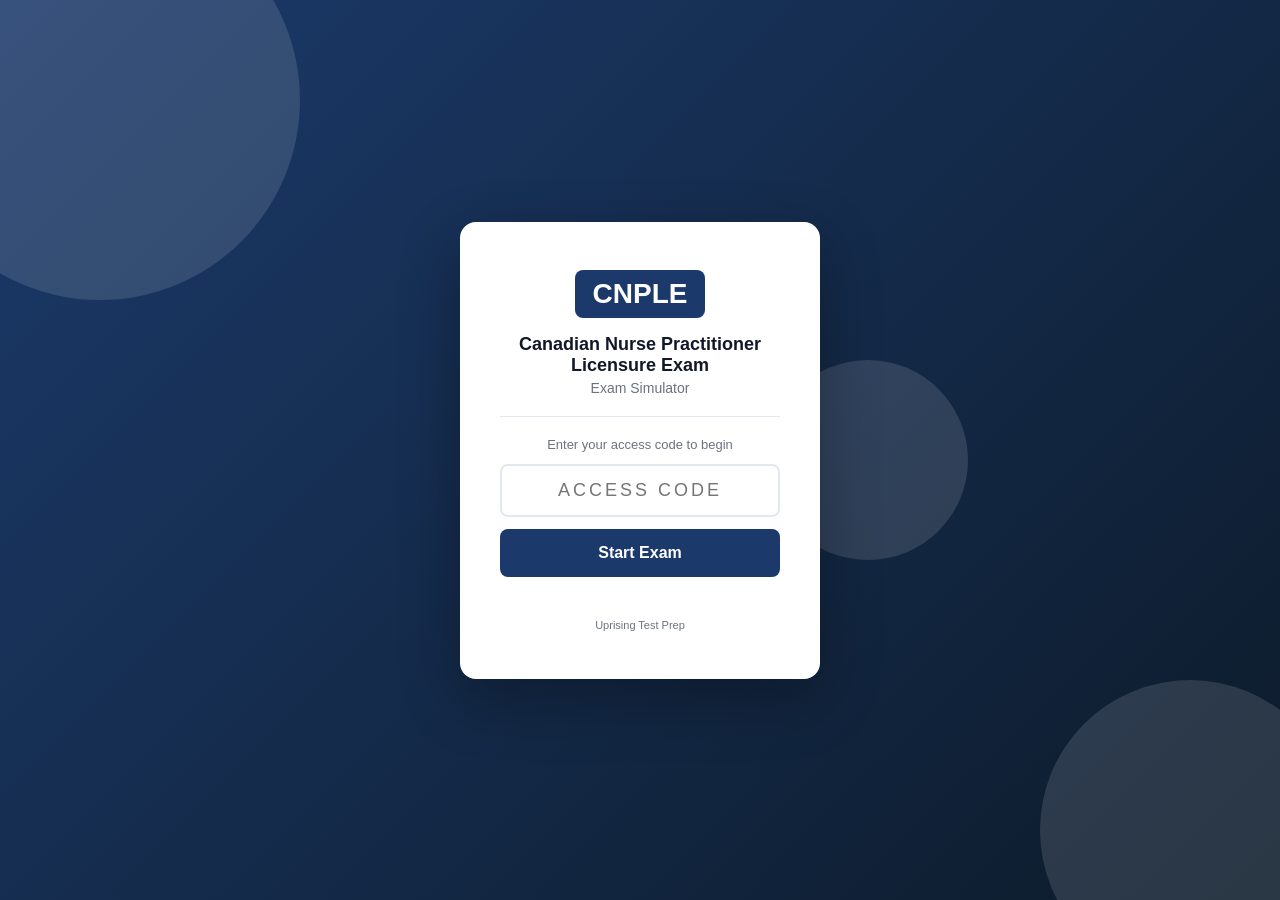
<file: index.html>
<!DOCTYPE html>
<html lang="en">
<head>
  <meta charset="UTF-8" />
  <meta name="viewport" content="width=device-width, initial-scale=1.0, viewport-fit=cover" />
  <meta name="apple-mobile-web-app-capable" content="yes" />
  <meta name="apple-mobile-web-app-status-bar-style" content="black-translucent" />
  <title>CNPLE Exam Simulator</title>
  <link rel="stylesheet" href="style.css" />
</head>
<body>

<div id="access-gate">
  <div class="gate-bg-shapes">
    <div class="shape shape-1"></div>
    <div class="shape shape-2"></div>
    <div class="shape shape-3"></div>
  </div>
  <div class="gate-card">
    <div class="gate-logo">
      <div class="logo-badge">CNPLE</div>
    </div>
    <h1 class="gate-title">Canadian Nurse Practitioner Licensure Exam</h1>
    <p class="gate-subtitle">Exam Simulator</p>
    <div class="gate-divider"></div>
    <p class="gate-instruction">Enter your access code to begin</p>
    <input type="text" id="access-code-input" class="gate-input"
           placeholder="Access Code" autocomplete="off"
           maxlength="20" spellcheck="false" />
    <button id="access-btn" class="gate-btn">Start Exam</button>
    <p id="access-error" class="gate-error"></p>
    <p class="gate-hint">Uprising Test Prep</p>
  </div>
</div>

<div id="app" style="display:none">
  <header class="top-bar">
    <div class="bar-left">
      <span class="bar-logo">CNPLE</span>
      <span class="bar-title">Exam Simulator</span>
    </div>
    <div class="bar-right">
      <span class="bar-timer" id="timer-display">--:--</span>
      <button class="bar-btn" id="flag-btn">Flag</button>
      <button class="bar-btn bar-btn-primary" id="submit-btn">
        <span class="btn-full">Submit Exam</span>
        <span class="btn-short">Submit</span>
      </button>
    </div>
  </header>

  <div class="progress-strip">
    <div class="progress-bar" id="progress-bar"></div>
  </div>

  <main class="exam-main">
    <div class="question-panel">
      <div class="q-meta">
        <span id="q-counter"></span>
        <span id="q-domain" class="q-domain-tag"></span>
        <span id="q-flag-indicator" class="flag-chip" style="display:none">Flagged</span>
      </div>
      <div id="q-case-wrap" class="case-box" style="display:none"></div>
      <p id="question-text" class="q-text"></p>
      <!-- Picture BELOW the question text so the simulator matches the printed
           book (stem, then picture, then options). They used to disagree, so
           no single wording could be true in both places. -->
      <div id="q-image-wrap" style="display:none; margin-bottom:14px;"></div>
      <div id="options-list" class="options-list"></div>
      <div id="explanation-box" class="explanation-box" style="display:none">
        <div class="explanation-label">Explanation</div>
        <p id="explanation-text" class="explanation-text"></p>
      </div>
    </div>
    <div class="nav-bar">
      <button class="nav-btn" id="prev-btn">&#8592; Prev</button>
      <button class="nav-btn nav-btn-map" id="map-btn">Question Map</button>
      <button class="nav-btn nav-btn-next" id="next-btn">Next &#8594;</button>
    </div>
  </main>
</div>

<!-- Question Map Modal -->
<div id="map-modal" style="display:none">
  <div class="map-backdrop" id="map-backdrop"></div>
  <div class="map-panel">
    <div class="map-header">
      <span class="map-title">Question Map</span>
      <button id="map-close" class="map-close-btn">&#x2715; Close</button>
    </div>
    <div class="map-legend">
      <span class="leg-item"><span class="leg-swatch leg-answered"></span>Answered</span>
      <span class="leg-item"><span class="leg-swatch leg-flagged"></span>Flagged</span>
      <span class="leg-item"><span class="leg-swatch leg-unanswered"></span>Unanswered</span>
    </div>
    <div id="q-grid" class="q-grid"></div>
  </div>
</div>

<div id="results-screen" style="display:none">
  <div class="results-card">
    <div class="res-header">
      <div class="res-badge">CNPLE</div>
      <h2 id="res-status" class="res-status"></h2>
      <p id="res-score" class="res-score"></p>
    </div>
    <div id="res-domains" class="res-domains"></div>
    <button id="res-review-btn" class="res-btn">Review Answers</button>
    <button id="res-restart-btn" class="res-btn res-btn-secondary">Restart</button>
  </div>
</div>

<script src="questions.js"></script>
<script src="app.js"></script>
</body>
</html>
</file>
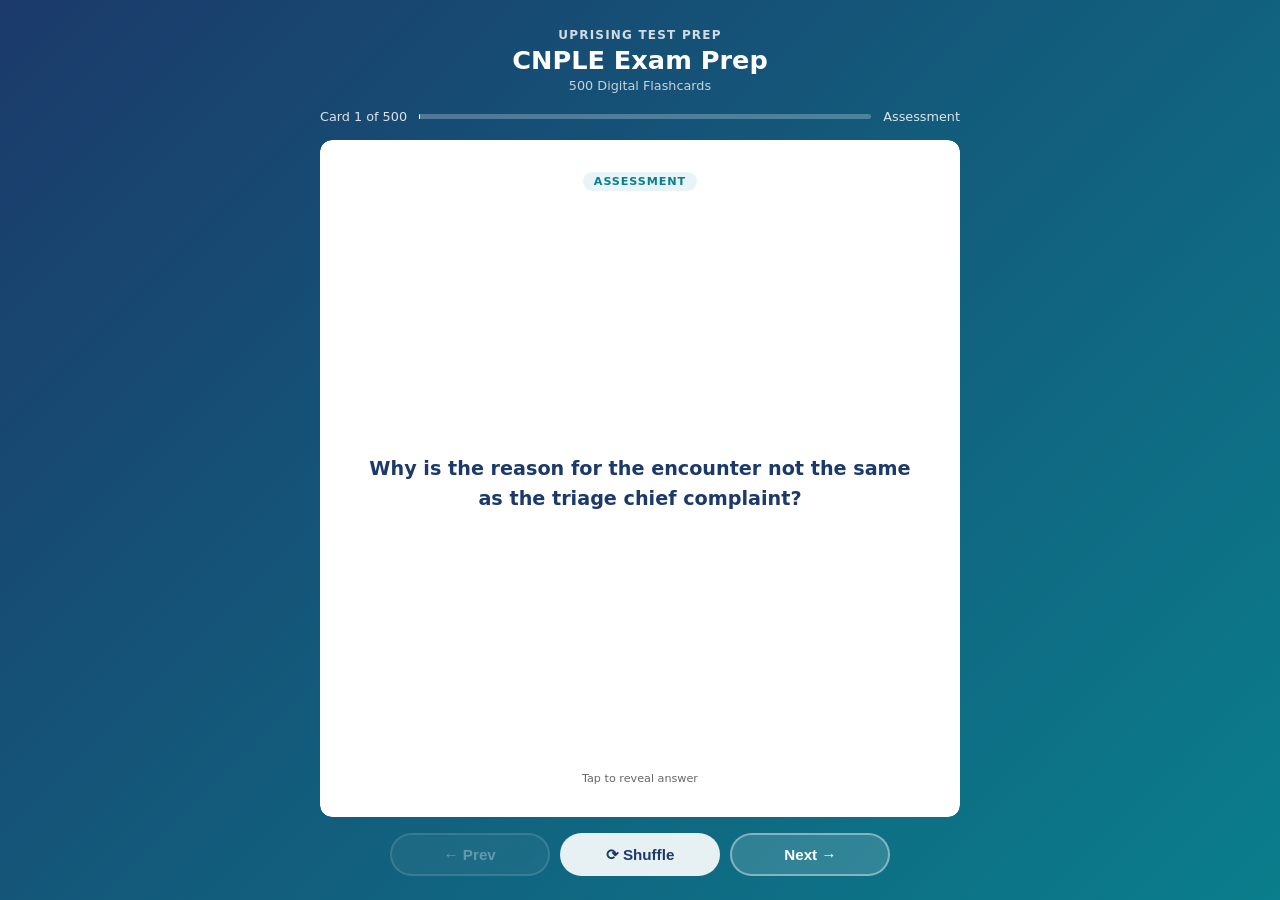
<file: flashcards/index.html>
<!DOCTYPE html>
<html lang="en">
<head>
  <meta charset="UTF-8">
  <meta name="viewport" content="width=device-width, initial-scale=1.0">
  <title>CNPLE Exam Prep: Flashcards</title>
  <style>
    :root {
      --blue:   #1B3A6B;
      --teal:   #0A7E8C;
      --ltblue: #E8F4F8;
      --white:  #FFFFFF;
      --text:   #1A1A1A;
      --muted:  #666;
      --radius: 12px;
    }
    * { box-sizing: border-box; margin: 0; padding: 0; }
    html, body { height: 100%; }
    body {
      font-family: 'Segoe UI', system-ui, sans-serif;
      background: linear-gradient(135deg, var(--blue) 0%, var(--teal) 100%);
      /* Pinned, not min-height: the page must never grow, or the controls
         get pushed below the fold on iOS where 100dvh and height:100%
         disagree. The height:100% rule above is the pre-dvh fallback. */
      height: 100dvh;
      max-height: 100dvh;
      overflow: hidden;
      display: flex;
      flex-direction: column;
      align-items: center;
      padding: 1.25rem 1rem 1rem;
      gap: 0.75rem;
      overflow-x: hidden;
    }
    header { text-align: center; color: #fff; flex-shrink: 0; }
    header .brand { font-size: 0.75rem; font-weight: 700; letter-spacing: 0.1em; opacity: 0.8; text-transform: uppercase; }
    header h1 { font-size: 1.3rem; font-weight: 800; margin-top: 0.2rem; }
    header .subtitle { font-size: 0.8rem; opacity: 0.75; margin-top: 0.15rem; }
    #progress-info {
      display: flex; align-items: center; gap: 0.75rem;
      color: rgba(255,255,255,0.85); font-size: 0.8rem;
      flex-shrink: 0; width: 100%; max-width: 640px;
    }
    #progress-bar-track {
      flex: 1; background: rgba(255,255,255,0.25);
      border-radius: 4px; height: 5px;
    }
    #progress-bar-fill { height: 100%; background: #fff; border-radius: 4px; transition: width 0.3s; }
    .card-scene {
      width: 100%; max-width: 640px;
      perspective: 1200px;
      cursor: pointer;
      flex: 1; min-height: 0;
      display: flex; flex-direction: column;
    
      /* WebKit does not clip overflow inside a preserve-3d context, so the
         answer pane's own clip is dropped and a long answer paints over the
         Prev/Next row. This element only sets the perspective and is NOT
         itself in the 3D context, so its clip is honoured in every engine. */
      overflow: hidden;
      border-radius: var(--radius);
    }
    .card-inner {
      position: relative; width: 100%;
      flex: 1; min-height: 0;
      transition: transform 0.55s cubic-bezier(.4,0,.2,1);
      transform-style: preserve-3d;
    }
    .card-scene.flipped .card-inner { transform: rotateY(180deg); }
    .card-face {
      position: absolute; inset: 0;
      backface-visibility: hidden; -webkit-backface-visibility: hidden;
      border-radius: var(--radius);
      display: flex; flex-direction: column;
      padding: 1.5rem 1.75rem;
      box-shadow: 0 12px 40px rgba(0,0,0,0.2);
      overflow: hidden;
    
      /* Painting through a mask forces WebKit to allocate a real clipping
         layer for a 3D-transformed element, which is what makes the
         overflow:hidden and the rounded corners above actually apply. */
      -webkit-mask-image: -webkit-radial-gradient(#fff, #000);
              mask-image: radial-gradient(#fff, #000);
    }
    .card-front { background: var(--white); align-items: center; justify-content: center; }
    .card-back  { background: var(--ltblue); transform: rotateY(180deg); }
    .card-badge {
      font-size: 0.7rem; font-weight: 700; text-transform: uppercase;
      letter-spacing: 0.08em;
      background: var(--ltblue); color: var(--teal);
      padding: 0.2rem 0.65rem; border-radius: 20px;
      margin-bottom: 0.85rem; flex-shrink: 0;
    }
    .card-back .card-badge { background: rgba(10,126,140,0.12); }
    .card-front .q-text {
      font-size: 1.1rem; font-weight: 600; color: var(--blue); line-height: 1.55;
      text-align: center; overflow-y: auto; flex: 1;
      display: flex; align-items: center; justify-content: center;
      scrollbar-width: thin; scrollbar-color: rgba(27,58,107,0.3) transparent;
    }
    .card-back .a-label { font-size: 0.7rem; font-weight: 700; color: var(--teal); text-transform: uppercase; letter-spacing: 0.08em; margin-bottom: 0.4rem; flex-shrink: 0; }
    .card-back .a-text  {
      font-size: 0.975rem; color: var(--text); line-height: 1.65;
      overflow-y: auto; flex: 1; min-height: 0; padding-right: 4px;
      scrollbar-width: thin; scrollbar-color: rgba(10,126,140,0.4) transparent;
    
      -webkit-overflow-scrolling: touch;
      overscroll-behavior: contain;
    }
    .card-back .a-text::-webkit-scrollbar { width: 4px; }
    .card-back .a-text::-webkit-scrollbar-track { background: transparent; }
    .card-back .a-text::-webkit-scrollbar-thumb { background: rgba(10,126,140,0.4); border-radius: 4px; }
    .tap-hint { flex-shrink: 0; margin-top: 0.6rem; font-size: 0.7rem; color: var(--muted); text-align: center; }
    .card-back .tap-hint { color: var(--teal); opacity: 0.7; }
    .controls {
      display: flex; gap: 0.65rem; flex-wrap: nowrap;
      justify-content: center; flex-shrink: 0;
      width: 100%; max-width: 640px;
      padding-bottom: env(safe-area-inset-bottom, 0px);
    }
    .btn {
      padding: 0.6rem 1.2rem; border-radius: 50px;
      border: 2px solid rgba(255,255,255,0.4);
      background: rgba(255,255,255,0.15); color: #fff;
      font-weight: 700; font-size: 0.875rem; cursor: pointer;
      transition: all 0.2s; backdrop-filter: blur(4px);
      white-space: nowrap; flex: 1; max-width: 160px;
    }
    .btn:hover { background: rgba(255,255,255,0.3); border-color: rgba(255,255,255,0.7); }
    .btn:active { transform: scale(0.96); }
    .btn:disabled { opacity: 0.35; cursor: not-allowed; }
    .btn.btn-primary { background: rgba(255,255,255,0.9); color: var(--blue); border-color: transparent; }
    .btn.btn-primary:hover { background: #fff; }
    #loading { color: rgba(255,255,255,0.8); font-size: 1rem; text-align: center; padding: 3rem; flex: 1; }
    @media (min-width: 768px) {
      body { padding: 1.75rem 1.5rem 1.5rem; gap: 1rem; }
      header h1 { font-size: 1.6rem; }
      .card-face { padding: 2rem 2.5rem; }
      .card-front .q-text { font-size: 1.2rem; }
      .card-back .a-text { font-size: 1.05rem; }
      .btn { font-size: 0.95rem; padding: 0.65rem 1.4rem; }
    }
    @media (max-width: 380px) {
      body { padding: 0.75rem; gap: 0.5rem; }
      header .brand { font-size: 0.65rem; }
      header h1 { font-size: 1.1rem; }
      header .subtitle { display: none; }
      .card-face { padding: 1rem 1.1rem; }
      .card-front .q-text { font-size: 0.975rem; }
      .card-back .a-text { font-size: 0.875rem; }
      .btn { font-size: 0.8rem; padding: 0.5rem 0.75rem; }
    }
  </style>
</head>
<body>
<header>
  <div class="brand">Uprising Test Prep</div>
  <h1>CNPLE Exam Prep</h1>
  <div class="subtitle">500 Digital Flashcards</div>
</header>
<div id="progress-info">
  <span id="card-counter">Card 1 of 500</span>
  <div id="progress-bar-track"><div id="progress-bar-fill" style="width:0%"></div></div>
  <span id="domain-label"></span>
</div>
<div id="loading">Loading flashcards...</div>
<div class="card-scene" id="card-scene" style="display:none" onclick="flipCard()">
  <div class="card-inner" id="card-inner">
    <div class="card-face card-front">
      <div class="card-badge" id="front-badge"></div>
      <div class="q-text" id="q-text"></div>
      <div class="tap-hint">Tap to reveal answer</div>
    </div>
    <div class="card-face card-back">
      <div class="card-badge" id="back-badge">Answer</div>
      <div class="a-label">Answer</div>
      <div class="a-text" id="a-text"></div>
      <div class="tap-hint">Tap to flip back</div>
    </div>
  </div>
</div>
<div class="controls" id="controls" style="display:none">
  <button class="btn" id="prev-btn" onclick="event.stopPropagation();move(-1)" disabled>&#8592; Prev</button>
  <button class="btn btn-primary" onclick="event.stopPropagation();shuffleCards()">&#10227; Shuffle</button>
  <button class="btn" id="next-btn" onclick="event.stopPropagation();move(1)">Next &#8594;</button>
</div>
<script>
const DOMAIN_LABELS = {
  assessment: "Assessment",
  diagnosis: "Diagnosis",
  management: "Management",
  counselling: "Counselling",
  transition_of_care_and_documentation: "Transition of Care and Documentation",
  quality_improvement_and_research: "Quality Improvement and Research",
  leader: "Leader",
  educator: "Educator",
  advocate: "Advocate",
};
let cards   = [];
let current = 0;
async function init() {
  try {
    const res = await fetch('flashcards.json');
    if (!res.ok) throw new Error('Network error');
    cards = await res.json();
    document.getElementById('loading').style.display    = 'none';
    document.getElementById('card-scene').style.display = 'flex';
    document.getElementById('controls').style.display   = 'flex';
    show();
  } catch (e) {
    document.getElementById('loading').textContent = 'Error loading flashcards. Please try refreshing.';
  }
}
function domainLabel(key) {
  return DOMAIN_LABELS[key] || key.replace(/_/g, ' ').replace(/\b\w/g, c => c.toUpperCase());
}
function show() {
  const c = cards[current];
  document.getElementById('card-scene').classList.remove('flipped');
  document.getElementById('a-text').scrollTop = 0;
  const label = domainLabel(c.domain || c.chapter || '');
  document.getElementById('q-text').textContent       = c.front;
  document.getElementById('a-text').textContent       = c.back;
  document.getElementById('front-badge').textContent  = label;
  document.getElementById('back-badge').textContent   = label;
  document.getElementById('card-counter').textContent = `Card ${current+1} of ${cards.length}`;
  document.getElementById('domain-label').textContent = label;
  document.getElementById('progress-bar-fill').style.width = `${((current+1)/cards.length*100).toFixed(1)}%`;
  document.getElementById('prev-btn').disabled = current === 0;
  document.getElementById('next-btn').disabled = current === cards.length - 1;
}
function flipCard() { document.getElementById('card-scene').classList.toggle('flipped'); }
function move(dir) {
  const next = current + dir;
  if (next < 0 || next >= cards.length) return;
  current = next; show();
}
function shuffleCards() {
  for (let i = cards.length - 1; i > 0; i--) {
    const j = Math.floor(Math.random() * (i+1));
    [cards[i], cards[j]] = [cards[j], cards[i]];
  }
  current = 0; show();
}
document.addEventListener('keydown', e => {
  if (e.key === 'ArrowRight' || e.key === 'ArrowDown') move(1);
  else if (e.key === 'ArrowLeft' || e.key === 'ArrowUp') move(-1);
  else if (e.key === ' ' || e.key === 'Enter') { e.preventDefault(); flipCard(); }
});
init();
</script>
</body>
</html>
</file>
<file: style.css>
/* CNPLE Exam Simulator, Styles */
:root {
  --primary:   #1B3A6B;
  --pass:      #059669;
  --fail:      #DC2626;
  --bg:        #F3F4F8;
  --card:      #FFFFFF;
  --border:    #E2E8F0;
  --text:      #111827;
  --muted:     #6B7280;
  --radius:    10px;
}
*, *::before, *::after { box-sizing: border-box; margin: 0; padding: 0; }
body {
  font-family: -apple-system, BlinkMacSystemFont, "Segoe UI", sans-serif;
  background: var(--bg);
  color: var(--text);
  height: 100vh;
  height: 100dvh;
  overflow: hidden;
  -webkit-text-size-adjust: 100%;
}

/* ── Access Gate ─────────────────────────────────────────────────────────── */
#access-gate {
  display: flex;
  align-items: center;
  justify-content: center;
  height: 100vh;
  height: 100dvh;
  background: linear-gradient(135deg, var(--primary) 0%, #0d1b2a 100%);
  position: relative;
  overflow: hidden;
  padding: 20px;
  padding-top: max(20px, env(safe-area-inset-top));
  padding-bottom: max(20px, env(safe-area-inset-bottom));
}
.gate-bg-shapes { position: absolute; inset: 0; pointer-events: none; }
.shape { position: absolute; border-radius: 50%; opacity: .12; background: #fff; }
.shape-1 { width: 400px; height: 400px; top: -100px; left: -100px; }
.shape-2 { width: 300px; height: 300px; bottom: -80px; right: -60px; }
.shape-3 { width: 200px; height: 200px; top: 40%; left: 60%; }
.gate-card {
  background: #fff;
  border-radius: 16px;
  padding: 48px 40px;
  text-align: center;
  width: 100%;
  max-width: 360px;
  position: relative;
  z-index: 1;
  box-shadow: 0 20px 60px rgba(0,0,0,.3);
}
.logo-badge {
  display: inline-block;
  background: var(--primary);
  color: #fff;
  font-weight: 800;
  font-size: 28px;
  padding: 8px 18px;
  border-radius: 8px;
}
.gate-title { font-size: 18px; font-weight: 700; margin-top: 16px; color: var(--text); }
.gate-subtitle { color: var(--muted); font-size: 14px; margin-top: 4px; }
.gate-divider { height: 1px; background: var(--border); margin: 20px 0; }
.gate-instruction { font-size: 13px; color: var(--muted); margin-bottom: 12px; }
.gate-input {
  width: 100%;
  padding: 14px 16px;
  border: 2px solid var(--border);
  border-radius: 8px;
  font-size: 18px;
  text-align: center;
  text-transform: uppercase;
  letter-spacing: 3px;
  outline: none;
}
.gate-input:focus { border-color: var(--primary); }
.gate-btn {
  width: 100%;
  margin-top: 12px;
  padding: 15px;
  background: var(--primary);
  color: #fff;
  border: none;
  border-radius: 8px;
  font-size: 16px;
  font-weight: 600;
  cursor: pointer;
  -webkit-tap-highlight-color: transparent;
}
.gate-btn:hover { opacity: .9; }
.gate-error { color: var(--fail); font-size: 13px; margin-top: 8px; min-height: 18px; }
.gate-hint { color: var(--muted); font-size: 11px; margin-top: 16px; }

/* ── App shell ───────────────────────────────────────────────────────────── */
#app {
  display: flex;
  flex-direction: column;
  height: 100vh;
  height: 100dvh;
  padding-top: env(safe-area-inset-top);
}
.top-bar {
  display: flex;
  justify-content: space-between;
  align-items: center;
  background: var(--primary);
  color: #fff;
  padding: 0 20px;
  padding-left: max(20px, env(safe-area-inset-left));
  padding-right: max(20px, env(safe-area-inset-right));
  height: 52px;
  flex-shrink: 0;
  gap: 8px;
}
.bar-left { display: flex; align-items: center; gap: 8px; min-width: 0; }
.bar-logo { font-weight: 800; font-size: 18px; flex-shrink: 0; }
.bar-title { font-size: 14px; opacity: .8; white-space: nowrap; overflow: hidden; text-overflow: ellipsis; }
.bar-right { display: flex; align-items: center; gap: 8px; flex-shrink: 0; }
.bar-timer {
  font-variant-numeric: tabular-nums;
  font-size: 16px;
  font-weight: 600;
  min-width: 68px;
  text-align: right;
}
.bar-btn {
  padding: 7px 13px;
  background: rgba(255,255,255,.15);
  border: 1px solid rgba(255,255,255,.3);
  color: #fff;
  border-radius: 6px;
  cursor: pointer;
  font-size: 13px;
  white-space: nowrap;
  -webkit-tap-highlight-color: transparent;
  touch-action: manipulation;
}
.bar-btn:hover { background: rgba(255,255,255,.25); }
.bar-btn-primary {
  background: #fff;
  color: var(--primary);
  border-color: #fff;
  font-weight: 600;
}
.bar-btn-primary:hover { background: #f0f0f0; }
.btn-short { display: none; }
.btn-full  { display: inline; }

.progress-strip { height: 4px; background: rgba(0,0,0,.1); flex-shrink: 0; }
.progress-bar   { height: 100%; background: #4ade80; transition: width .3s; }

/* ── Main exam area ──────────────────────────────────────────────────────── */
.exam-main {
  flex: 1;
  overflow: hidden;
  display: flex;
  flex-direction: column;
  padding: 16px 20px 0;
  padding-left: max(16px, env(safe-area-inset-left));
  padding-right: max(16px, env(safe-area-inset-right));
  min-height: 0;
}
.question-panel { flex: 1; overflow-y: auto; padding-bottom: 12px; -webkit-overflow-scrolling: touch; }
.q-meta {
  display: flex;
  align-items: center;
  gap: 8px;
  margin-bottom: 12px;
  font-size: 13px;
  color: var(--muted);
  flex-wrap: wrap;
}
.q-domain-tag {
  background: var(--primary);
  color: #fff;
  padding: 2px 8px;
  border-radius: 4px;
  font-size: 11px;
  font-weight: 600;
}
.flag-chip {
  background: #FEF3C7;
  color: #92400E;
  padding: 2px 8px;
  border-radius: 4px;
  font-size: 11px;
  font-weight: 600;
}
.q-image {
  max-width: 100%;
  /* Cap the height too. With only max-width, a tall exhibit rendered at full
     width and pushed the stem and every option below the fold, so the question
     looked like it had no answers until the candidate scrolled. */
  max-height: 62vh;
  width: auto;
  height: auto;
  object-fit: contain;
  border-radius: 6px;
  border: 1px solid var(--border);
  display: block;
  margin-bottom: 14px;
}
.q-text { font-size: 16px; line-height: 1.65; margin-bottom: 20px; }
/* shared clinical scenario shown above every question in a case cluster */
.case-box {
  border-left: 4px solid var(--primary);
  background: #F7F9FC;
  border-radius: 6px;
  padding: 12px 14px;
  margin-bottom: 16px;
}
.case-box .case-label {
  font-size: 12px; font-weight: 700; letter-spacing: 0.04em;
  text-transform: uppercase; color: var(--primary); margin-bottom: 6px;
}
.case-box p { font-size: 15px; line-height: 1.6; color: var(--text); }
.case-box p + p { margin-top: 8px; }
.options-list { display: flex; flex-direction: column; gap: 10px; }
.option {
  display: flex;
  align-items: flex-start;
  gap: 12px;
  padding: 15px 16px;
  background: var(--card);
  border: 2px solid var(--border);
  border-radius: var(--radius);
  cursor: pointer;
  transition: .15s;
  -webkit-tap-highlight-color: transparent;
  touch-action: manipulation;
  min-height: 52px;
}
.option:hover  { border-color: var(--primary); background: #F8FAFF; }
.option.selected  { border-color: var(--primary); background: #EEF3FF; }
.option.correct   { border-color: #059669; background: #ECFDF5; }
.option.incorrect { border-color: #DC2626; background: #FEF2F2; }
.explanation-box {
  margin-top: 20px;
  padding: 16px 18px;
  background: #F0F9FF;
  border-left: 4px solid #2563EB;
  border-radius: 6px;
}
.explanation-label {
  font-size: 11px;
  font-weight: 700;
  text-transform: uppercase;
  letter-spacing: .06em;
  color: #2563EB;
  margin-bottom: 8px;
}
.explanation-text { font-size: 14.5px; line-height: 1.7; color: #1e293b; margin: 0; }
.opt-letter { font-weight: 700; font-size: 15px; color: var(--primary); min-width: 22px; padding-top: 1px; flex-shrink: 0; }
.opt-text   { font-size: 15px; line-height: 1.5; }

/* ── Nav bar ─────────────────────────────────────────────────────────────── */
.nav-bar {
  display: flex;
  align-items: center;
  gap: 8px;
  padding: 10px 0;
  padding-bottom: max(14px, env(safe-area-inset-bottom));
  flex-shrink: 0;
}
.nav-btn {
  flex: 1;
  padding: 13px 8px;
  background: var(--card);
  border: 1px solid var(--border);
  border-radius: 8px;
  cursor: pointer;
  font-size: 15px;
  font-weight: 500;
  text-align: center;
  -webkit-tap-highlight-color: transparent;
  touch-action: manipulation;
  min-height: 48px;
}
.nav-btn:hover      { background: #f0f0f0; }
.nav-btn-map {
  background: var(--bg);
  border-color: var(--primary);
  color: var(--primary);
  font-weight: 600;
}
.nav-btn-map:hover { background: #EEF3FF; }
.nav-btn-next {
  background: var(--primary);
  color: #fff;
  border-color: var(--primary);
}
.nav-btn-next:hover { opacity: .9; }

/* ── Question Map Modal ──────────────────────────────────────────────────── */
#map-modal {
  position: fixed;
  inset: 0;
  z-index: 1000;
  display: flex;
  flex-direction: column;
  justify-content: flex-end;
}
.map-backdrop { position: absolute; inset: 0; background: rgba(0,0,0,.5); }
.map-panel {
  position: relative;
  background: #fff;
  border-radius: 20px 20px 0 0;
  padding: 20px;
  padding-bottom: max(20px, env(safe-area-inset-bottom));
  max-height: 80vh;
  max-height: 80dvh;
  display: flex;
  flex-direction: column;
  box-shadow: 0 -4px 30px rgba(0,0,0,.2);
}
.map-header {
  display: flex;
  align-items: center;
  justify-content: space-between;
  margin-bottom: 12px;
  flex-shrink: 0;
}
.map-title { font-size: 17px; font-weight: 700; color: var(--text); }
.map-close-btn {
  padding: 8px 16px;
  background: var(--bg);
  border: 1px solid var(--border);
  border-radius: 8px;
  cursor: pointer;
  font-size: 14px;
  font-weight: 500;
  min-height: 40px;
  -webkit-tap-highlight-color: transparent;
  touch-action: manipulation;
}
.map-close-btn:hover { background: #e5e7eb; }
.map-legend { display: flex; gap: 16px; margin-bottom: 14px; flex-shrink: 0; flex-wrap: wrap; }
.leg-item { display: flex; align-items: center; gap: 6px; font-size: 13px; color: var(--muted); }
.leg-swatch {
  width: 16px;
  height: 16px;
  border-radius: 3px;
  border: 1px solid var(--border);
  background: var(--card);
  display: inline-block;
  flex-shrink: 0;
}
.leg-swatch.leg-answered  { background: var(--primary); border-color: var(--primary); }
.leg-swatch.leg-flagged   { background: #FEF3C7; border-color: #F59E0B; }
.leg-swatch.leg-unanswered { background: var(--card); }
.q-grid {
  display: flex;
  flex-wrap: wrap;
  gap: 6px;
  overflow-y: auto;
  flex: 1;
  padding-bottom: 8px;
  -webkit-overflow-scrolling: touch;
}
.grid-btn {
  width: 40px;
  height: 40px;
  border: 1px solid var(--border);
  border-radius: 6px;
  background: var(--card);
  font-size: 12px;
  cursor: pointer;
  font-weight: 500;
  -webkit-tap-highlight-color: transparent;
  touch-action: manipulation;
}
.grid-btn.answered { background: var(--primary); color: #fff; border-color: var(--primary); }
.grid-btn.flagged  { background: #FEF3C7; border-color: #F59E0B; }
.grid-btn.active   { outline: 3px solid var(--primary); outline-offset: 2px; }

/* ── Results ─────────────────────────────────────────────────────────────── */
#results-screen {
  display: flex;
  align-items: flex-start;
  justify-content: center;
  min-height: 100vh;
  min-height: 100dvh;
  background: var(--bg);
  overflow-y: auto;
  -webkit-overflow-scrolling: touch;
  padding: 20px 16px;
  padding-top: max(20px, env(safe-area-inset-top));
  padding-bottom: max(20px, env(safe-area-inset-bottom));
}
.results-card {
  background: var(--card);
  border-radius: 16px;
  padding: 40px;
  max-width: 480px;
  width: 100%;
  box-shadow: 0 8px 30px rgba(0,0,0,.1);
}
.res-header { text-align: center; margin-bottom: 24px; }
.res-badge {
  display: inline-block;
  background: var(--primary);
  color: #fff;
  font-weight: 800;
  font-size: 22px;
  padding: 6px 16px;
  border-radius: 8px;
}
.res-status { font-size: 36px; font-weight: 800; margin-top: 12px; }
.res-score  { font-size: 18px; color: var(--muted); margin-top: 4px; }
.res-domains { margin-bottom: 24px; display: flex; flex-direction: column; gap: 10px; }
.res-domain-row { display: flex; align-items: center; gap: 8px; font-size: 13px; }
.res-domain-name { width: 160px; font-weight: 500; flex-shrink: 0; }
.res-domain-bar-wrap { flex: 1; background: #E5E7EB; border-radius: 4px; height: 8px; overflow: hidden; }
.res-domain-bar { height: 100%; border-radius: 4px; transition: width .5s; }
.res-domain-pct { width: 36px; text-align: right; font-weight: 600; }
.res-btn {
  width: 100%;
  padding: 15px;
  background: var(--primary);
  color: #fff;
  border: none;
  border-radius: 8px;
  font-size: 15px;
  font-weight: 600;
  cursor: pointer;
  margin-bottom: 10px;
  min-height: 52px;
  -webkit-tap-highlight-color: transparent;
  touch-action: manipulation;
}
.res-btn:hover { opacity: .9; }
.res-btn-secondary {
  background: transparent;
  color: var(--primary);
  border: 2px solid var(--primary);
}
.res-btn-secondary:hover { background: var(--primary); color: #fff; }

/* ── Mobile breakpoint (phones ≤ 640px) ─────────────────────────────────── */
@media (max-width: 640px) {
  /* Gate card */
  .gate-card { padding: 32px 24px; }

  /* Top bar: hide long title text, swap Submit label */
  .bar-title  { display: none; }
  .btn-full   { display: none; }
  .btn-short  { display: inline; }
  .bar-right  { gap: 6px; }
  .bar-btn    { padding: 6px 10px; font-size: 12px; }
  .bar-timer  { font-size: 14px; min-width: 58px; }

  /* Exam main */
  .exam-main { padding: 12px 14px 0; }
  .q-text { font-size: 16px; }
  .opt-text { font-size: 15px; }

  /* Nav bar, bigger touch targets */
  .nav-btn { font-size: 14px; padding: 14px 6px; }

  /* Results */
  .results-card { padding: 28px 20px; }
  .res-domain-name { width: 110px; font-size: 12px; }
  .res-domain-pct  { font-size: 12px; }
  .res-status { font-size: 30px; }

  /* Map grid, slightly bigger buttons on phones */
  .grid-btn { width: 42px; height: 42px; }
}

/* ── Very small phones (≤ 380px) ────────────────────────────────────────── */
@media (max-width: 380px) {
  .bar-logo { font-size: 15px; }
  .bar-btn  { padding: 5px 8px; font-size: 11px; }
  .bar-timer { font-size: 13px; min-width: 52px; }
  .nav-btn  { font-size: 13px; }
  .grid-btn { width: 38px; height: 38px; font-size: 11px; }
}
</file>
